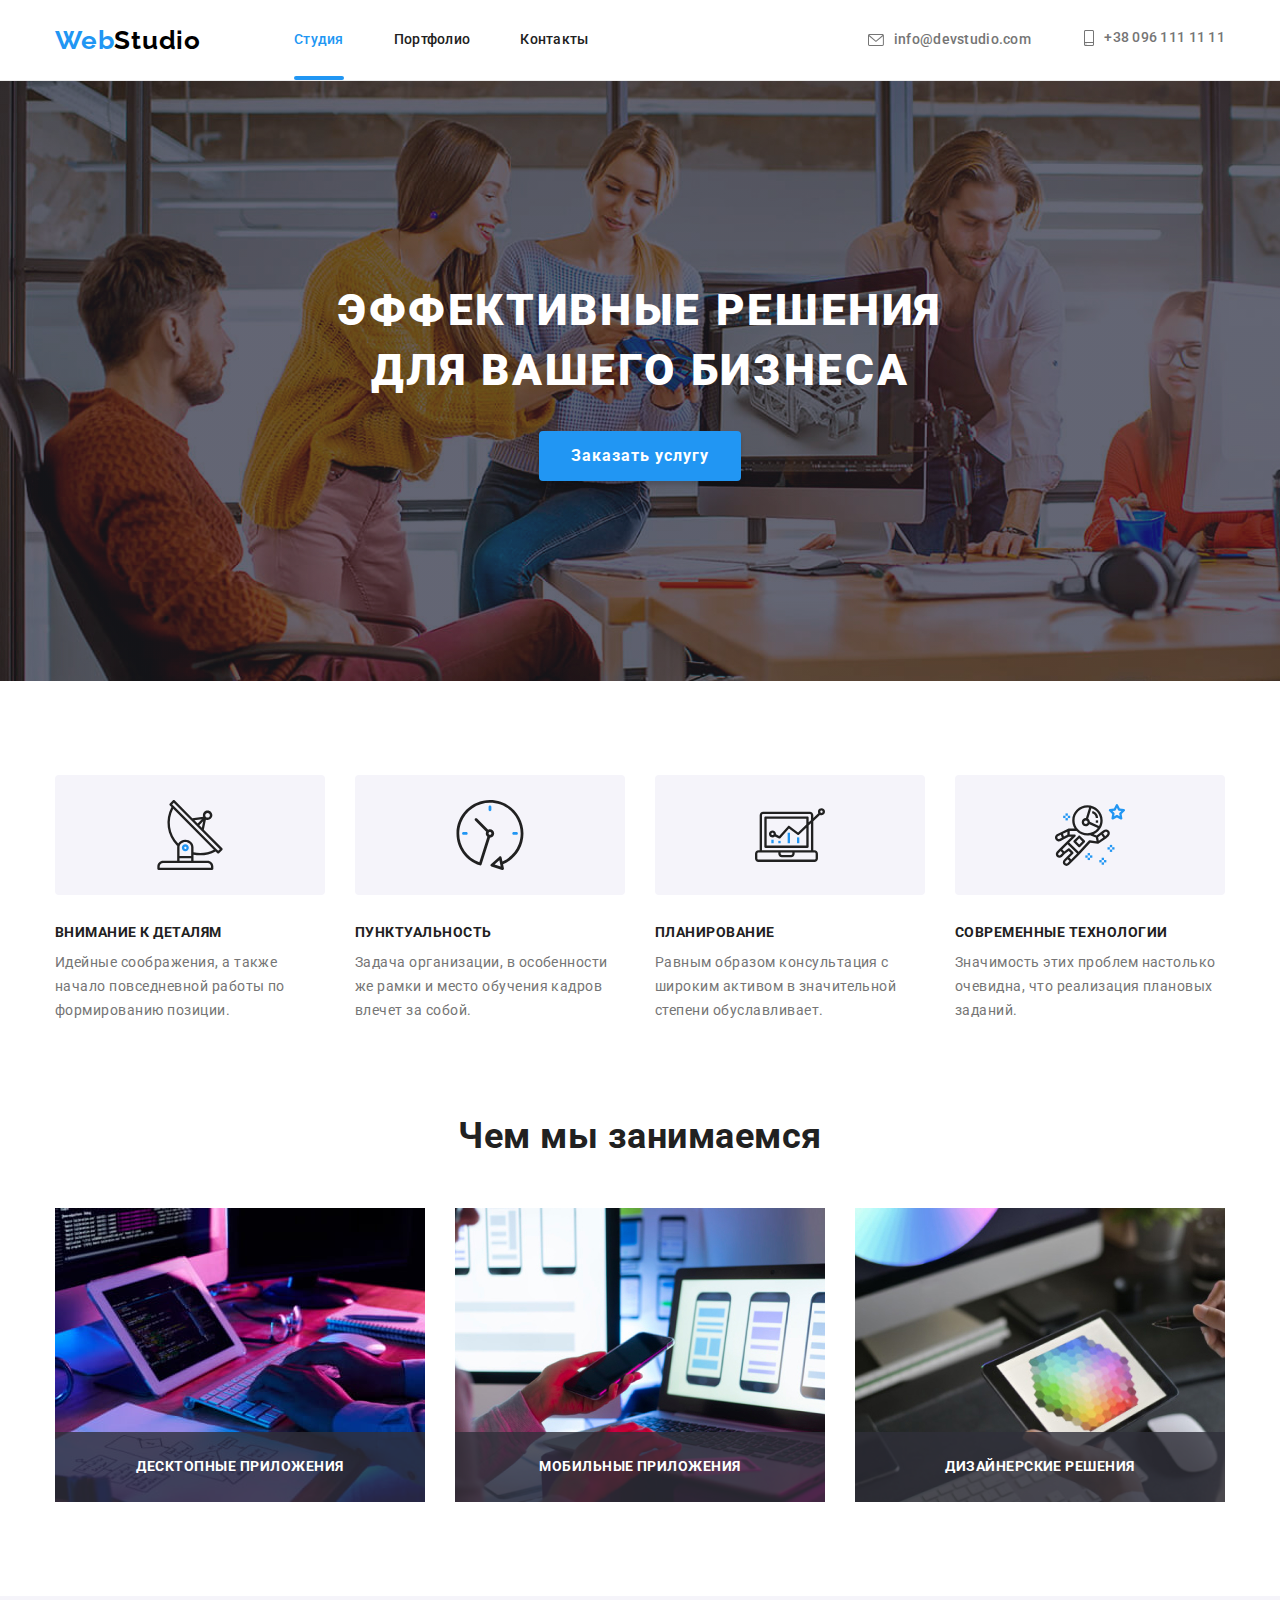
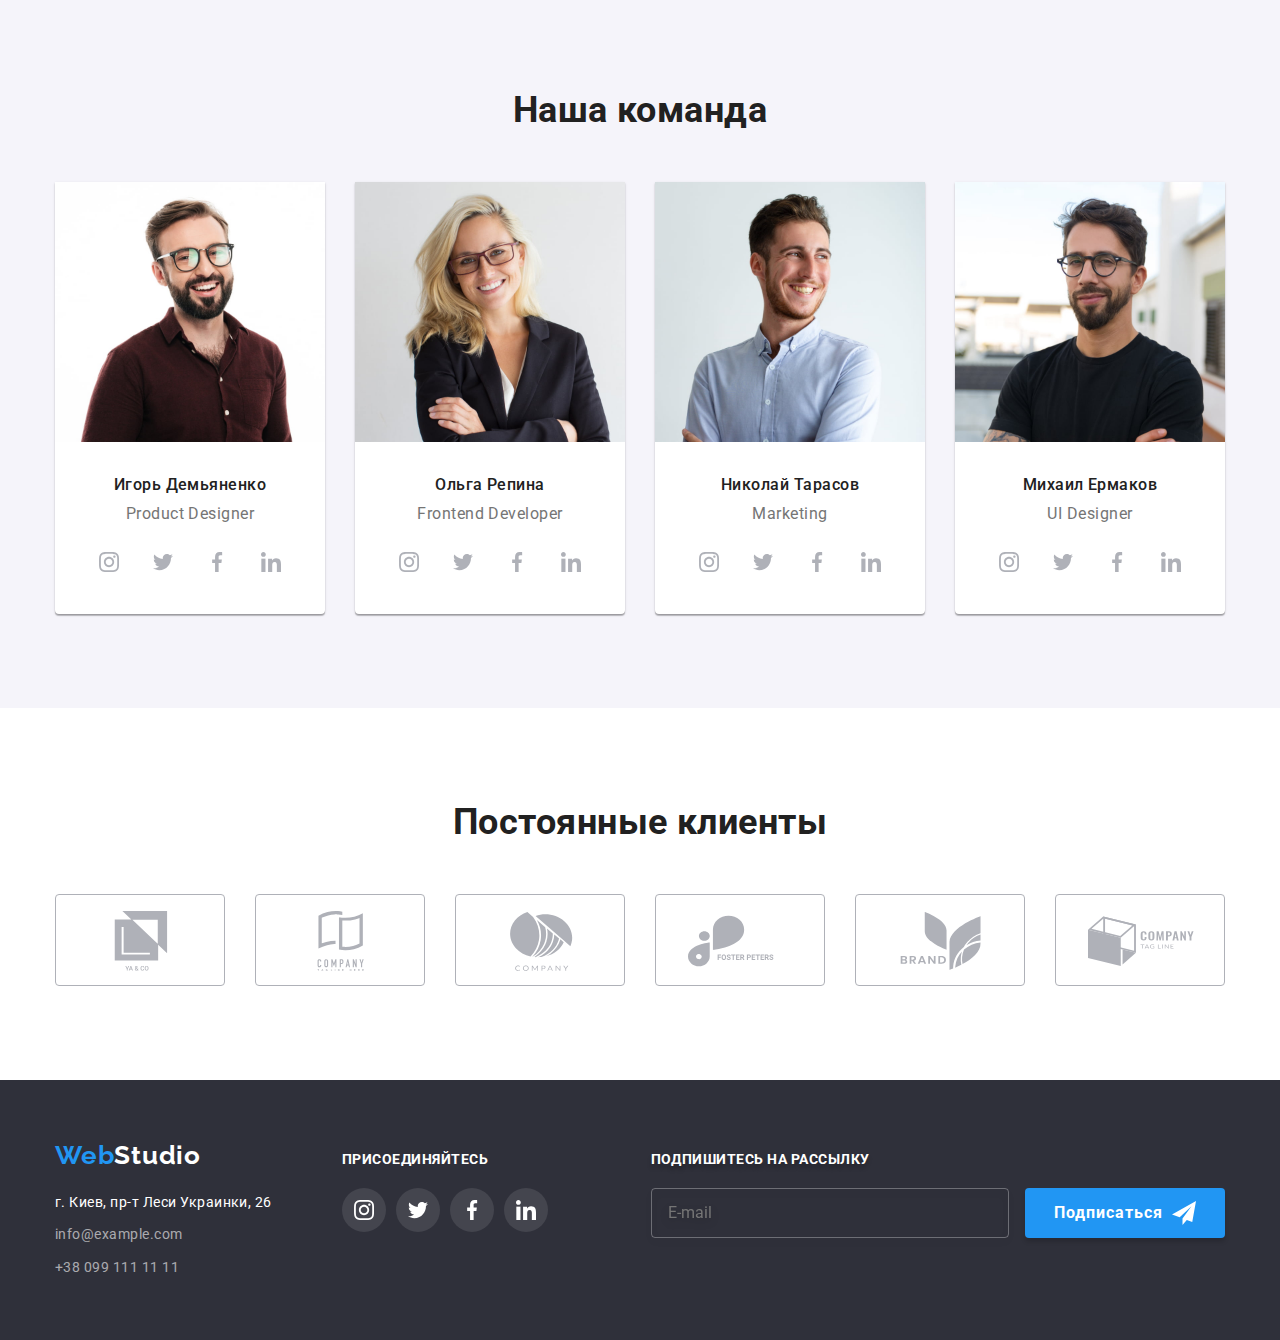
<file: index.html>
<!DOCTYPE html>
<html lang="ru">
<head>
    <meta charset="UTF-8">
    <meta http-equiv="X-UA-Compatible" content="IE=edge">
    <meta name="viewport" content="width=device-width, initial-scale=1.0">
    <title>WebStudio</title>
    <link 
    href="https://fonts.googleapis.com/css2?family=Raleway:wght@700&family=Roboto:wght@400;500;700;900&display=swap" 
    rel="stylesheet"
    />
    <link rel="stylesheet" href="./css/main.min.css"/>
</head>
<body>

    <!--Шапка-->
    <header class="page-header">
        <div class="container page-header__container">
            <a href="./index.html" class="logo">Web<span>Studio</span></a>
            <nav class="site-nav">
                 <ul class="site-nav__list">
                    <li class="site-nav__item"> <a class="site-nav__link site-nav__link--current" href="">Студия</a></li>
                    <li class="site-nav__item"> <a class="site-nav__link" href="./portfolio.html">Портфолио</a></li>
                    <li class="site-nav__item"> <a class="site-nav__link" href="">Контакты</a></li>
                 </ul>
            </nav>
            <div class="contacts">
                <a class="contacts__link" href="mailto:info@devstudio.com">
                    <svg class="contacts__icon" width="16" height="12">
                        <use href="./images/icon-sprite.svg#envelope"></use>
                    </svg>info@devstudio.com
                </a>
                <a class="contacts__link" href="tel:+380991111111">
                    <svg class="contacts__icon" width="10" height="16">
                        <use href="./images/icon-sprite.svg#smartphone"></use>
                    </svg>+38 096 111 11 11
                </a>
            </div>
        </div>
    </header>
    <main>      

    <!-- Hero -->
    <section class="h1-section">
        <div class="h1-section__overlay">
            <div class="h1-section__container">
                <h1 class="h1-section__title">Эффективные решения для вашего бизнеса</h1>
                <button type="button" class="h1-section__button" data-modal-open>Заказать услугу</button>
            </div>
        </div>
    </section>

    <!-- Наши особенности -->
    <section class="section">
        <div class="container">
            <h2 class="section__title features-title">Наши преимущества</h2>
            <ul class="section__list">
                <li class="section__item">
                    <div class="section__icon">
                        <svg>
                            <use href="./images/icon-sprite.svg#antenna" width="70" height="70"></use>
                        </svg>
                    </div>
                    <h3 class="section__heading">Внимание к деталям</h3><p class="section__text">Идейные соображения, а также начало повседневной работы по формированию позиции.</p></li> 
                <li class="section__item">
                    <div class="section__icon">
                        <svg>
                            <use href="./images/icon-sprite.svg#clock" width="70" height="70"></use>
                        </svg>
                    </div>
                    <h3 class="section__heading">Пунктуальность</h3><p class="section__text">Задача организации, в особенности же рамки и место обучения кадров влечет за собой.</p></li>
                <li class="section__item">
                    <div class="section__icon">
                        <svg>
                            <use href="./images/icon-sprite.svg#diagram" width="70" height="70"></use>
                        </svg>
                    </div>
                    <h3 class="section__heading">Планирование</h3><p class="section__text">Равным образом консультация с широким активом в значительной степени обуславливает.</p></li>
                <li class="section__item">
                    <div class="section__icon">
                        <svg>
                            <use href="./images/icon-sprite.svg#astronaut" width="70" height="70"></use>
                        </svg>
                    </div>
                    <h3 class="section__heading">Современные технологии</h3><p class="section__text">Значимость этих проблем настолько очевидна, что реализация плановых заданий.</p></li>
            </ul>
        </div>
    </section> 
    
    <!-- Чем мы занимаемся-->
    <section class="section section--no-padding">
        <div class="container">
            <h2 class="section__title">Чем мы занимаемся</h2>
            <ul class="section__list service-area">
                <li class="service-area__item"><img class="service-area__image" src="images/working-process1.jpg" width="370" alt="Процесс написания кода разработчиком"><div class="service-area__thumb"><h3 class="service-area__title">Десктопные приложения</h3></div></li>
                <li class="service-area__item"><img class="service-area__image" src="images/working-process2.jpg" width="370" alt="Процесс разработки дизайна мобильного приложения"><div class="service-area__thumb"><h3 class="service-area__title">Мобильные приложения</h3></div></li>
                <li class="service-area__item"><img class="service-area__image" src="images/working-process3.jpg" width="370" alt="Палитра цветов на планшете"><div class="service-area__thumb"><h3 class="service-area__title">Дизайнерские решения</h3></div></li>
            </ul>
        </div>
    </section>

    <!-- Наша команда -->
    <section class="section">
        <div class="container">
            <h2 class="section__title">Наша команда</h2>
            <ul class="section__list card-set">
                <li class="card-set__item"><img class="image" src="images/team-member4.jpg" width="270" alt="Фото Игоря Демьяненко"><h3 class="card-set__heading">Игорь Демьяненко</h3><p class="card-set__text">Product Designer</p>
                    <ul class="networks">
                        <li class="networks__item">
                            <a href="" class="networks__link">
                                <svg width="20px" height="20px">
                                    <use href="./images/icon-sprite.svg#instagram"></use>
                                </svg>
                            </a>
                        </li>
                        <li class="networks__item">
                            <a href="" class="networks__link">
                                <svg width="20px" height="20px">
                                    <use href="./images/icon-sprite.svg#twitter"></use>
                                </svg>
                            </a>
                        </li>
                        <li class="networks__item">
                            <a href="" class="networks__link">
                                <svg width="20px" height="20px">
                                    <use href="./images/icon-sprite.svg#facebook"></use>
                                </svg>
                            </a>
                        </li>
                        <li class="networks__item">
                            <a href="" class="networks__link">
                                <svg width="20px" height="20px">
                                    <use href="./images/icon-sprite.svg#linkedin"></use>
                                </svg>
                            </a>
                        </li>
                    </ul>
                </li>
                <li class="card-set__item"><img class="image" src="images/team-member1.jpg" width="270" alt="Фото Ольги Репиной"><h3 class="card-set__heading">Ольга Репина</h3><p class="card-set__text">Frontend Developer</p>
                    <ul class="networks">
                        <li class="networks__item">
                            <a href="" class="networks__link">
                                <svg width="20px" height="20px">
                                    <use href="./images/icon-sprite.svg#instagram"></use>
                                </svg>
                            </a>
                        </li>
                        <li class="networks__item">
                            <a href="" class="networks__link">
                                <svg width="20px" height="20px">
                                    <use href="./images/icon-sprite.svg#twitter"></use>
                                </svg>
                            </a>
                        </li>
                        <li class="networks__item">
                            <a href="" class="networks__link">
                                <svg width="20px" height="20px">
                                    <use href="./images/icon-sprite.svg#facebook"></use>
                                </svg>
                            </a>
                        </li>
                        <li class="networks__item">
                            <a href="" class="networks__link">
                                <svg width="20px" height="20px">
                                    <use href="./images/icon-sprite.svg#linkedin"></use>
                                </svg>
                            </a>
                        </li>
                    </ul>
                </li>
                <li class="card-set__item"><img class="image" src="images/team-member2.jpg" width="270" alt="Фото Николая Тарасова"><h3 class="card-set__heading">Николай Тарасов</h3><p class="card-set__text">Marketing</p>
                 <ul class="networks">
                        <li class="networks__item">
                            <a href="" class="networks__link">
                                <svg width="20px" height="20px">
                                    <use href="./images/icon-sprite.svg#instagram"></use>
                                </svg>
                            </a>
                        </li>
                        <li class="networks__item">
                            <a href="" class="networks__link">
                                <svg width="20px" height="20px">
                                    <use href="./images/icon-sprite.svg#twitter"></use>
                                </svg>
                            </a>
                        </li>
                        <li class="networks__item">
                            <a href="" class="networks__link">
                                <svg width="20px" height="20px">
                                    <use href="./images/icon-sprite.svg#facebook"></use>
                                </svg>
                            </a>
                        </li>
                        <li class="networks__item">
                            <a href="" class="networks__link">
                                <svg width="20px" height="20px">
                                    <use href="./images/icon-sprite.svg#linkedin"></use>
                                </svg>
                            </a>
                        </li>
                    </ul>
                </li>
                <li class="card-set__item"><img class="image" src="images/team-member3.jpg" width="270" alt="Фото Михаила Ермакова"><h3 class="card-set__heading">Михаил Ермаков</h3><p class="card-set__text">UI Designer</p>
                 <ul class="networks">
                        <li class="networks__item">
                            <a href="" class="networks__link">
                                <svg width="20px" height="20px">
                                    <use href="./images/icon-sprite.svg#instagram"></use>
                                </svg>
                            </a>
                        </li>
                        <li class="networks__item">
                            <a href="" class="networks__link">
                                <svg width="20px" height="20px">
                                    <use href="./images/icon-sprite.svg#twitter"></use>
                                </svg>
                            </a>
                        </li>
                        <li class="networks__item">
                            <a href="" class="networks__link">
                                <svg width="20px" height="20px">
                                    <use href="./images/icon-sprite.svg#facebook"></use>
                                </svg>
                            </a>
                        </li>
                        <li class="networks__item">
                            <a href="" class="networks__link">
                                <svg width="20px" height="20px">
                                    <use href="./images/icon-sprite.svg#linkedin"></use>
                                </svg>
                            </a>
                        </li>
                    </ul>
                </li>
            </ul>
        </div>
    </section>
    <section class="section">
       <div class="container">
            <h2 class="section__title">Постоянные клиенты</h2>
            <ul class="section__list clients">
                <li class="client__item">
                     <svg width="106px" height="60px">
                         <use href="./images/icon-sprite.svg#client1"></use>
                     </svg>
                </li>
                <li class="client__item">
                    <svg width="106px" height="60px">
                        <use href="./images/icon-sprite.svg#client2"></use>
                    </svg>
               </li>
               <li class="client__item">
                    <svg width="106px" height="60px">
                        <use href="./images/icon-sprite.svg#client3"></use>
                    </svg>
                </li>
                <li class="client__item">
                    <svg width="106px" height="60px">
                        <use href="./images/icon-sprite.svg#client4"></use>
                    </svg>
                </li>
                <li class="client__item">
                     <svg width="106px" height="60px">
                         <use href="./images/icon-sprite.svg#client5"></use>
                     </svg>
                </li>
                <li class="client__item">
                    <svg width="106px" height="60px">
                        <use href="./images/icon-sprite.svg#client6"></use>
                    </svg>
                </li>
            </ul>
       </div>
    </section>
    </main>

    <!-- Подвал -->
    <footer class="page-footer">
        <div class="container container--footer">
            <div>
                <a href="./index.html" class="logo logo--footer">Web<span>Studio</span></a>
                <address class="address">
                 г. Киев, пр-т Леси Украинки, 26
                <a class="address__contacts" href="mailto:info@example.com">info@example.com</a> 
                <a class="address__contacts" href="tel:+380991111111">+38 099 111 11 11</a>
                </address>
            </div>
            <div class="join-us">
                <h3 class="join-us__heading">Присоединяйтесь</h3>
                <ul class="join-us__list">
                    <li class="join-us__item">
                        <a href="" class="join-us__link">
                            <svg width="20px" height="20px">
                                <use href="./images/icon-sprite.svg#instagram"></use>
                            </svg>
                        </a>
                    </li>
                    <li class="join-us__item">
                        <a href="" class="join-us__link">
                            <svg width="20px" height="20px">
                                <use href="./images/icon-sprite.svg#twitter"></use>
                            </svg>
                        </a>
                    </li>
                    <li class="join-us__item">
                        <a href="" class="join-us__link">
                            <svg width="20px" height="20px">
                                <use href="./images/icon-sprite.svg#facebook"></use>
                            </svg>
                        </a>
                    </li>
                    <li class="join-us__item">
                        <a href="" class="join-us__link">
                            <svg width="20px" height="20px">
                                <use href="./images/icon-sprite.svg#linkedin"></use>
                            </svg>
                        </a>
                    </li>
                </ul>
            </div>
            <form class="subscription-form" name="subscription-form" autocomplete="on">
                <label for="email-subscription" class="subscription-form__title">Подпишитесь на рассылку</label>
                <div class="email-form">
                    <input type="email" name="email" id="email-subscription" placeholder="E-mail" class="email-form__input">
                    <button type="submit" class="email-form__button">Подписаться
                        <span class="email-form__icon"></span>
                    </button>
                </div>
            </form>
        </div>
        <div class="backdrop is-hidden" data-modal>
            <div class="modal">
                <button type="button" class="button-close" data-modal-close>
                    <svg width="18px" height="18px">
                        <use href="./images/icon-sprite.svg#close-icon"></use>
                    </svg>
                </button>
                <h3 class="modal__title">Оставьте свои данные, мы вам перезвоним</h3>
                <form name="form-contacts" class="form">
                    <div class="form__field">
                        <label for="name" class="form__label">Имя</label>
                        <input type="text" name="name" id="name" class="form__input">
                        <svg class="form__icon" width="18" height="18" xmlns="http://www.w3.org/2000/svg"><path d="M9 9a3 3 0 1 0 0-6 3 3 0 1 0 0 6Zm0 1.5c-2.003 0-6 1.005-6 3v.75c0 .412.337.75.75.75h10.5c.412 0 .75-.338.75-.75v-.75c0-1.995-3.998-3-6-3Z"/></svg>
                    </div>
                    <div class="form__field">
                        <label for="tel" class="form__label">Телефон</label>
                        <input type="tel" name="tel" id="tel" class="form__input">
                        <svg class="form__icon" width="18" height="18" xmlns="http://www.w3.org/2000/svg"><path d="m13.996 11.123-1.838-.21a1.44 1.44 0 0 0-1.187.412l-1.332 1.332a10.888 10.888 0 0 1-4.769-4.77L6.21 6.55a1.44 1.44 0 0 0 .412-1.187l-.21-1.824a1.448 1.448 0 0 0-1.44-1.28H3.72c-.818 0-1.498.68-1.448 1.497.384 6.18 5.327 11.116 11.5 11.5.817.05 1.498-.63 1.498-1.448v-1.252a1.434 1.434 0 0 0-1.274-1.432Z"/></svg>
                    </div>
                    <div class="form__field">
                        <label for="email" class="form__label">Почта</label>
                        <input type="email" name="email" id="email" class="form__input">
                        <svg class="form__icon" width="18" height="18" xmlns="http://www.w3.org/2000/svg"><path d="M15 3H3c-.825 0-1.492.675-1.492 1.5l-.008 9c0 .825.675 1.5 1.5 1.5h12c.825 0 1.5-.675 1.5-1.5v-9c0-.825-.675-1.5-1.5-1.5Zm-.3 3.188L9.398 9.502a.759.759 0 0 1-.796 0L3.3 6.188a.637.637 0 1 1 .675-1.08L9 8.25l5.025-3.143a.637.637 0 1 1 .675 1.08Z"/></svg>
                    </div>
                    <div class="form__field">
                        <label for="comment" class="form__label">Комментарий</label>
                        <textarea name="comment" id="comment" class="form__input form__input--comment" rows="4" placeholder="Введите текст"></textarea>
                    </div>
                    <div class="center">
                        <label class="policy">
                            <input type="checkbox" name="input-checkbox" class="policy__checkbox">
                            <span class="policy__icon"></span>
                            <p class="policy__text">Соглашаюсь с рассылкой и принимаю</p>
                            <a href="" class="policy__link">Условия договора</a>
                        </label>
                        <button type="submit" class="form__button">Отправить</button>
                    </div>
                </form>
            </div>
        </div>
    </footer>
    <script src="./js/modal.js"></script>
</body>
</html>
</file>
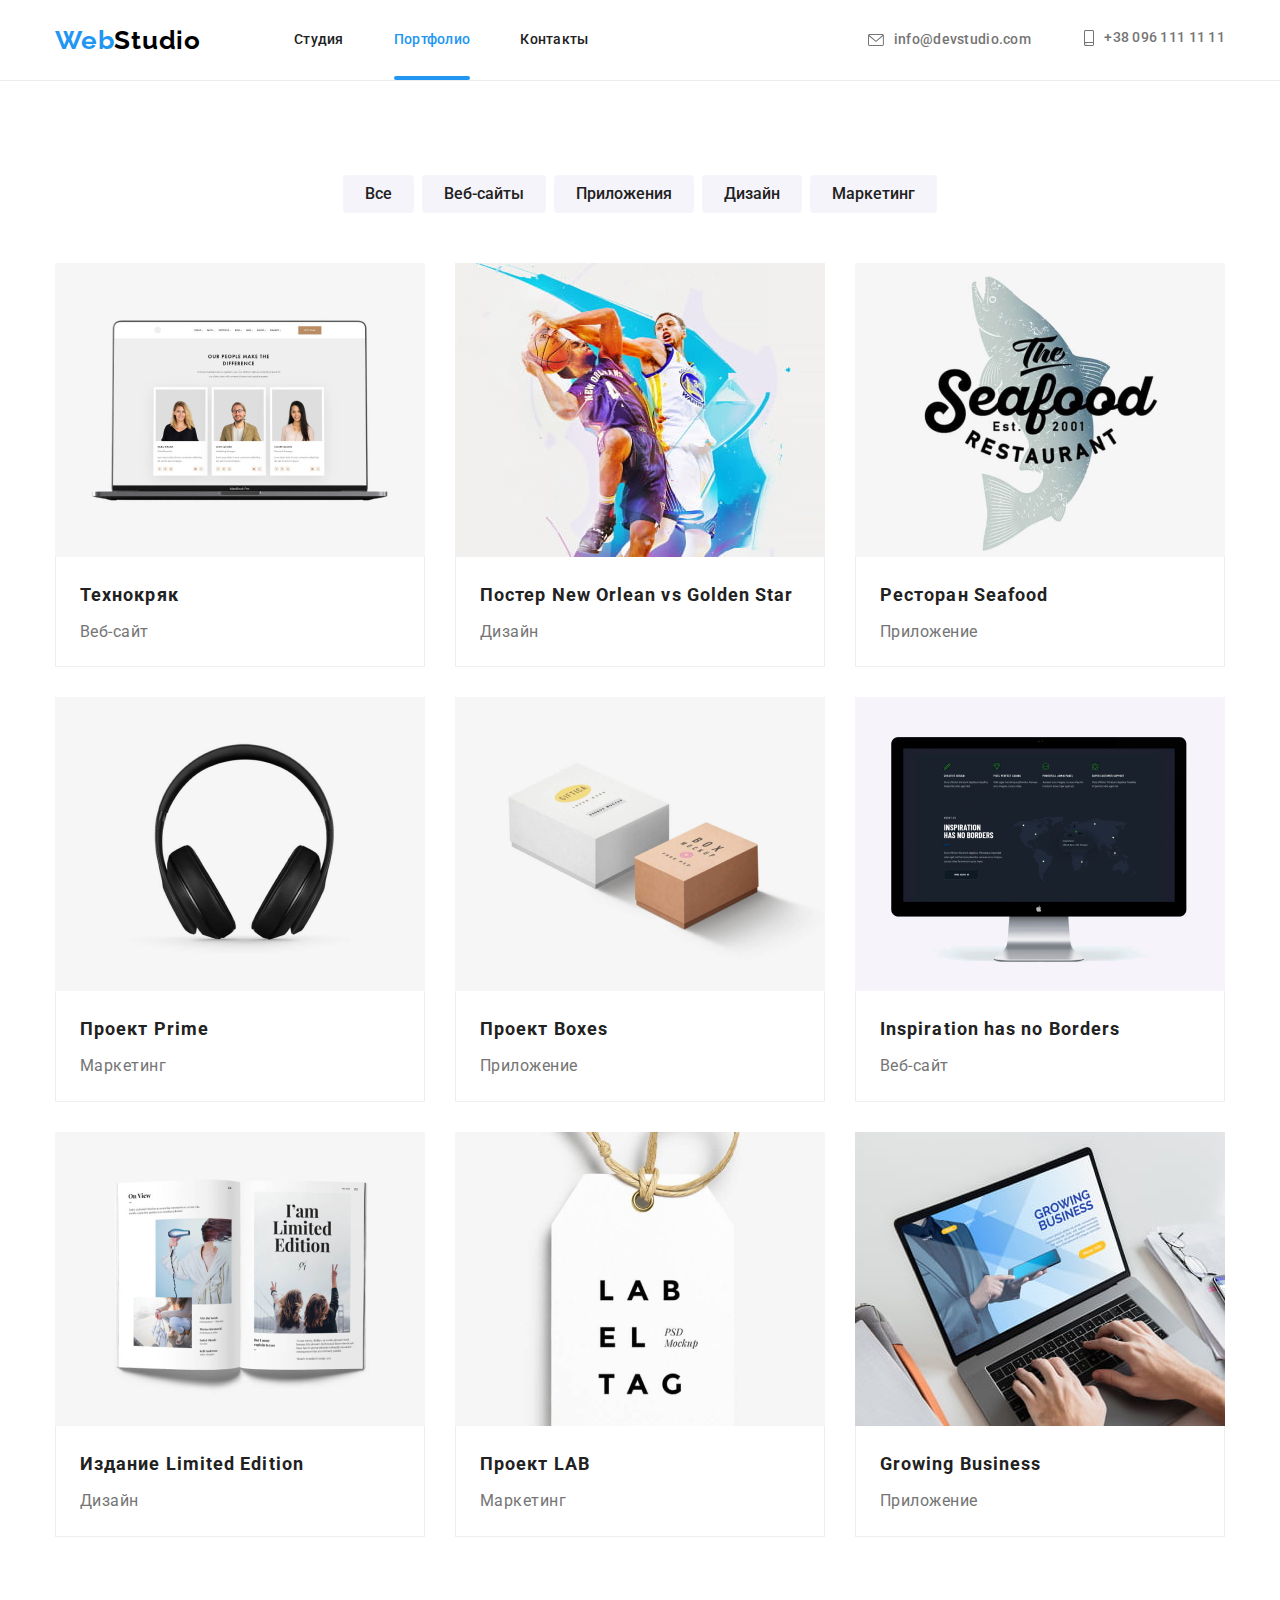
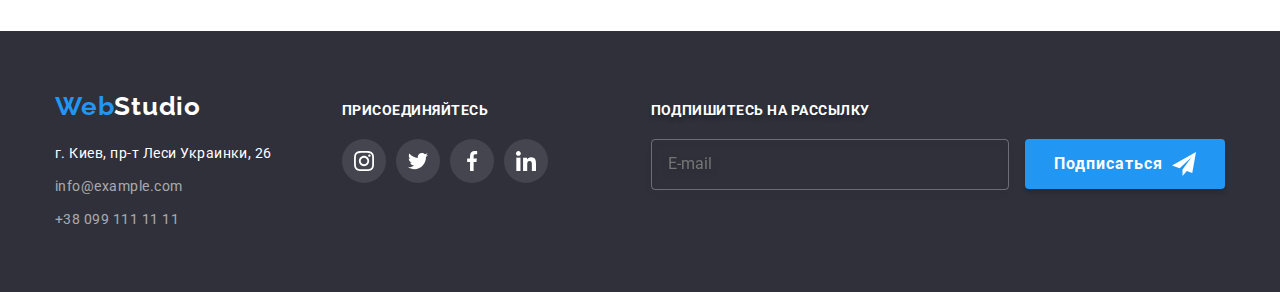
<file: portfolio.html>
<!DOCTYPE html>
<html lang="ru">
<head>
    <meta charset="UTF-8">
    <meta http-equiv="X-UA-Compatible" content="IE=edge">
    <meta name="viewport" content="width=device-width, initial-scale=1.0">
    <title>WebStudio</title>
    <link 
    href="https://fonts.googleapis.com/css2?family=Raleway:wght@700&family=Roboto:wght@400;500;700;900&display=swap" 
    rel="stylesheet"
    />
    <link rel="stylesheet" href="./css/portfolio.min.css">
</head>
<body>
     <!--Шапка-->
     <header class="page-header">
        <div class="container page-header__container">
            <a href="./index.html" class="logo">Web<span>Studio</span></a>
            <nav class="site-nav">
                 <ul class="site-nav__list">
                    <li class="site-nav__item"> <a class="site-nav__link" href="./index.html">Студия</a></li>
                    <li class="site-nav__item"> <a class="site-nav__link site-nav__link--current">Портфолио</a></li>
                    <li class="site-nav__item"> <a class="site-nav__link" href="">Контакты</a></li>
                 </ul>
            </nav>
            <div class="contacts">
                <a class="contacts__link" href="mailto:info@devstudio.com">
                    <svg class="contacts__icon" width="16" height="12">
                        <use href="./images/icon-sprite.svg#envelope"></use>
                    </svg>info@devstudio.com
                </a>
                <a class="contacts__link" href="tel:+380991111111">
                    <svg class="contacts__icon" width="10" height="16">
                        <use href="./images/icon-sprite.svg#smartphone"></use>
                    </svg>+38 096 111 11 11
                </a>
            </div>
        </div>
    </header>

    <main>
        <section class="container section">
            <h1 class="section__title portfolio-heading">Портфолио</h1>
            <ul class="filter">
                <li class="filter__item"><button type="button" class="filter__button">Все</button></li>
                <li class="filter__item"><button type="button" class="filter__button">Веб-сайты</button></li>
                <li class="filter__item"><button type="button" class="filter__button">Приложения</button></li>
                <li class="filter__item"><button type="button" class="filter__button">Дизайн</button></li>
                <li class="filter__item"><button type="button" class="filter__button">Маркетинг</button></li>
            </ul>
            <ul class="project">
                <li class="project__card">
                    <a class="project__link" href="#">
                        <div class="overlay">
                            <img class="project__image" src="./images/project-tehnokryak.jpg" width="370" alt="Разработанный веб-сайт">
                            <div class="project__thumb">
                                <p class="project__text">Технокряк это современная площадка распространения коронавируса. Компании используют эту платформу для цифрового шпионажа и атак на защищённые сервера конкурентов.</p>
                            </div>
                        </div>
                        <div class="project__content">
                            <h2 class="project__name">Технокряк</h2>
                            <p class="project__type">Веб-сайт</p>
                        </div>
                    </a>
                </li>
                <li class="project__card">
                    <a class="project__link" href="#">
                        <div class="overlay">
                            <img class="project__image" src="./images/project-poster.jpg" width="370" alt="Разработанный дизайн постера">
                            <div class="project__thumb">
                                <p class="project__text">Технокряк это современная площадка распространения коронавируса. Компании используют эту платформу для цифрового шпионажа и атак на защищённые сервера конкурентов.</p>
                            </div>
                        </div>
                        <div class="project__content">
                            <h2 class="project__name">Постер New Orlean vs Golden Star</h2>
                            <p class="project__type">Дизайн</p>
                        </div>
                    </a>
                </li>
                <li class="project__card">
                    <a class="project__link" href="#">
                        <div class="overlay">
                            <img class="project__image" src="./images/app-seafood.jpg" width="370" alt="Разработанное приложение для ресторана">
                            <div class="project__thumb">
                                <p class="project__text">Технокряк это современная площадка распространения коронавируса. Компании используют эту платформу для цифрового шпионажа и атак на защищённые сервера конкурентов.</p>
                            </div>
                        </div>
                        <div class="project__content">
                            <h2 class="project__name">Ресторан Seafood</h2>
                            <p class="project__type">Приложение</p>
                        </div>
                    </a>
                </li>
                <li class="project__card">
                    <a class="project__link" href="#">
                        <div class="overlay">
                            <img class="project__image" src="./images/project-prime.jpg" width="370" alt="Проект Прайм">
                            <div class="project__thumb">
                                <p class="project__text">Технокряк это современная площадка распространения коронавируса. Компании используют эту платформу для цифрового шпионажа и атак на защищённые сервера конкурентов.</p>
                            </div>
                        </div>
                        <div class="project__content">
                            <h2 class="project__name">Проект Prime</h2>
                            <p class="project__type">Маркетинг</p>
                        </div>
                    </a>
                </li>
                <li class="project__card">
                    <a class="project__link" href="#">
                        <div class="overlay">
                            <img class="project__image" src="./images/project-boxes.jpg" width="370" alt="Разработанное приложение для проекта">
                            <div class="project__thumb">
                                <p class="project__text">Технокряк это современная площадка распространения коронавируса. Компании используют эту платформу для цифрового шпионажа и атак на защищённые сервера конкурентов.</p>
                            </div>
                        </div>
                        <div class="project__content">
                            <h2 class="project__name">Проект Boxes</h2>
                            <p class="project__type">Приложение</p>
                        </div>
                    </a>
                </li>
                <li class="project__card">
                    <a class="project__link" href="#">
                        <div class="overlay">
                            <img class="project__image" src="./images/developed-web-site.jpg" width="370" alt="Разработанный веб-сайт">
                            <div class="project__thumb">
                                <p class="project__text">Технокряк это современная площадка распространения коронавируса. Компании используют эту платформу для цифрового шпионажа и атак на защищённые сервера конкурентов.</p>
                            </div>
                        </div>
                        <div class="project__content">
                            <h2 class="project__name">Inspiration has no Borders</h2>
                            <p class="project__type">Веб-сайт</p>
                        </div>
                    </a>
                </li>
                <li class="project__card">
                    <a class="project__link" href="#">
                        <div class="overlay">
                            <img class="project__image" src="./images/project-limited-edition.jpg" width="370" alt="Разработанный дизайн издания">
                            <div class="project__thumb">
                                <p class="project__text">Технокряк это современная площадка распространения коронавируса. Компании используют эту платформу для цифрового шпионажа и атак на защищённые сервера конкурентов.</p>
                            </div>
                        </div>
                        <div class="project__content">
                            <h2 class="project__name">Издание Limited Edition</h2>
                            <p class="project__type">Дизайн</p>
                        </div>
                    </a>
                </li>
                <li class="project__card">
                    <a class="project__link" href="#">
                        <div class="overlay">
                            <img class="project__image" src="./images/project-lab.jpg" width="370" alt="Проект ЛАБ">
                            <div class="project__thumb">
                                <p class="project__text">Технокряк это современная площадка распространения коронавируса. Компании используют эту платформу для цифрового шпионажа и атак на защищённые сервера конкурентов.</p>
                            </div>
                        </div>
                        <div class="project__content">
                            <h2 class="project__name">Проект LAB</h2>
                            <p class="project__type">Маркетинг</p>
                        </div>
                    </a>
                </li>
                <li class="project__card">
                    <a class="project__link" href="#">
                        <div class="overlay">
                            <img class="project__image" src="./images/project-growing-business.jpg" width="370" alt="Разработанное приложение">
                            <div class="project__thumb">
                                <p class="project__text">Технокряк это современная площадка распространения коронавируса. Компании используют эту платформу для цифрового шпионажа и атак на защищённые сервера конкурентов.</p>
                            </div>
                        </div>
                        <div class="project__content">
                            <h2 class="project__name">Growing Business</h2>
                            <p class="project__type">Приложение</p>
                        </div>
                    </a>
                </li>
            </ul>
        </section>  
    </main>

   <!--Подвал-->
   <footer class="page-footer">
    <div class="container container--footer">
        <div>
            <a href="./index.html" class="logo logo--footer">Web<span>Studio</span></a>
            <address class="address">
             г. Киев, пр-т Леси Украинки, 26
            <a class="address__contacts" href="mailto:info@example.com">info@example.com</a> 
            <a class="address__contacts" href="tel:+380991111111">+38 099 111 11 11</a>
            </address>
        </div>
        <div class="join-us">
            <h3 class="join-us__heading">Присоединяйтесь</h3>
            <ul class="join-us__list">
                <li class="join-us__item">
                    <a href="" class="join-us__link">
                        <svg width="20px" height="20px">
                            <use href="./images/icon-sprite.svg#instagram"></use>
                        </svg>
                    </a>
                </li>
                <li class="join-us__item">
                    <a href="" class="join-us__link">
                        <svg width="20px" height="20px">
                            <use href="./images/icon-sprite.svg#twitter"></use>
                        </svg>
                    </a>
                </li>
                <li class="join-us__item">
                    <a href="" class="join-us__link">
                        <svg width="20px" height="20px">
                            <use href="./images/icon-sprite.svg#facebook"></use>
                        </svg>
                    </a>
                </li>
                <li class="join-us__item">
                    <a href="" class="join-us__link">
                        <svg width="20px" height="20px">
                            <use href="./images/icon-sprite.svg#linkedin"></use>
                        </svg>
                    </a>
                </li>
            </ul>
        </div>
        <form class="subscription-form" name="subscription-form" autocomplete="on">
            <label for="email-subscription" class="subscription-form__title">Подпишитесь на рассылку</label>
            <div class="email-form">
                <input type="email" name="email" id="email-subscription" placeholder="E-mail" class="email-form__input">
                <button type="submit" class="email-form__button">Подписаться
                    <span class="email-form__icon"></span>
                </button>
            </div>
        </form>
    </div>
</footer>
</body>
</html>
</file>
<file: css/main.min.css>
/*! modern-normalize v1.1.0 | MIT License | https://github.com/sindresorhus/modern-normalize */*,::before,::after{-webkit-box-sizing:border-box;box-sizing:border-box}html{line-height:1.15;-webkit-text-size-adjust:100%;-moz-tab-size:4;-o-tab-size:4;tab-size:4}body{margin:0;font-family:system-ui,-apple-system,"Segoe UI",Roboto,Helvetica,Arial,sans-serif,"Apple Color Emoji","Segoe UI Emoji"}hr{height:0;color:inherit}abbr[title]{-webkit-text-decoration:underline dotted;text-decoration:underline dotted}b,strong{font-weight:bolder}code,kbd,samp,pre{font-family:ui-monospace, SFMono-Regular, Consolas, 'Liberation Mono', Menlo, monospace;font-size:1em}small{font-size:80%}sub,sup{font-size:75%;line-height:0;position:relative;vertical-align:baseline}sub{bottom:-0.25em}sup{top:-0.5em}table{text-indent:0;border-color:inherit}button,input,optgroup,select,textarea{font-family:inherit;font-size:100%;line-height:1.15;margin:0}button,select{text-transform:none}button,[type='button'],[type='reset'],[type='submit']{-webkit-appearance:button}::-moz-focus-inner{border-style:none;padding:0}:-moz-focusring{outline:1px dotted ButtonText}:-moz-ui-invalid{box-shadow:none}legend{padding:0}progress{vertical-align:baseline}::-webkit-inner-spin-button,::-webkit-outer-spin-button{height:auto}[type='search']{-webkit-appearance:textfield;outline-offset:-2px}::-webkit-search-decoration{-webkit-appearance:none}::-webkit-file-upload-button{-webkit-appearance:button;font:inherit}summary{display:list-item}.site-nav__list,.section__list,.networks,.join-us__list{list-style:none;padding:0;margin:0}.service-area__image{display:block}.h1-section__button,.email-form__button,.form__button{border:0;border-radius:4px;background-color:#2196F3;-webkit-box-shadow:0px 4px 4px rgba(0,0,0,0.15);box-shadow:0px 4px 4px rgba(0,0,0,0.15);color:#fff;font-family:Roboto,sans-serif;font-weight:700;font-size:16px;line-height:1.87;text-align:center;letter-spacing:0.06em;cursor:pointer}.features-title{position:absolute;width:1px;height:1px;margin:-1px;border:0;padding:0;clip:rect(0 0 0 0);overflow:hidden}body{color:#212121;font-family:Roboto,sans-serif;font-weight:400;letter-spacing:0.03em}.container{width:1200px;margin:0 auto;padding-right:15px;padding-left:15px}.container--footer{padding-top:60px;padding-bottom:60px;display:-webkit-box;display:-ms-flexbox;display:flex}.section{padding-bottom:94px;padding-top:94px}.section--no-padding{padding-top:0}.section:nth-child(4){background-color:#F5F4FA}.section__title{margin-top:0;margin-bottom:50px;font-style:normal;font-size:36px;text-align:center;line-height:1.16}.page-header{border-bottom:1px solid #ECECEC;font-weight:500;font-size:14px;line-height:1.14;letter-spacing:0.02em}.page-header__container{display:-webkit-box;display:-ms-flexbox;display:flex;-webkit-box-align:center;-ms-flex-align:center;align-items:center}.site-nav{margin-left:93px}.site-nav__list{display:-webkit-box;display:-ms-flexbox;display:flex;margin-left:0}.site-nav__item:not(:last-child){margin-right:50px}.site-nav__link{position:relative;display:block;padding-top:32px;padding-bottom:32px;color:#212121;text-decoration:none;-webkit-transition:color 250ms cubic-bezier(0.4, 0, 0.2, 1);transition:color 250ms cubic-bezier(0.4, 0, 0.2, 1)}.site-nav__link:hover,.site-nav__link:focus{color:#2196F3}.site-nav__link--current{color:#2196F3}.site-nav__link::after{content:' ';display:inline-block;position:absolute;left:0;bottom:0;width:100%;height:4px;border-radius:2px;background-color:#2196F3;-webkit-transform:scale(0);transform:scale(0);-webkit-transition:-webkit-transform 250ms cubic-bezier(0.4, 0, 0.2, 1);transition:-webkit-transform 250ms cubic-bezier(0.4, 0, 0.2, 1);transition:transform 250ms cubic-bezier(0.4, 0, 0.2, 1);transition:transform 250ms cubic-bezier(0.4, 0, 0.2, 1), -webkit-transform 250ms cubic-bezier(0.4, 0, 0.2, 1)}.site-nav__link--current::after{-webkit-transform:scale(1);transform:scale(1)}.site-nav__link:hover::after,.site-nav__link:focus::after{-webkit-transform:scale(1);transform:scale(1)}.contacts{margin-left:auto}.contacts__link{color:#757575;fill:#757575;text-decoration:none;display:-webkit-inline-box;display:-ms-inline-flexbox;display:inline-flex;-webkit-box-align:center;-ms-flex-align:center;align-items:center;-webkit-transition:color 250ms cubic-bezier(0.4, 0, 0.2, 1),fill 250ms cubic-bezier(0.4, 0, 0.2, 1);transition:color 250ms cubic-bezier(0.4, 0, 0.2, 1),fill 250ms cubic-bezier(0.4, 0, 0.2, 1)}.contacts__link:not(:last-child){margin-right:50px}.contacts__link:hover,.contacts__link:focus{color:#2196F3;fill:#2196F3}.contacts__icon{margin-right:10px}.h1-section{background-color:#C4C4C4;text-align:center}.h1-section__container{width:696px;margin:auto}.h1-section__overlay{height:600px;max-width:1600px;margin-left:auto;margin-right:auto;padding-top:200px;padding-bottom:200px;background-image:-webkit-gradient(linear, left top, right top, from(rgba(47,48,58,0.4)), to(rgba(47,48,58,0.4))),url(../images/hero-image.jpg);background-image:linear-gradient(to right, rgba(47,48,58,0.4), rgba(47,48,58,0.4)),url(../images/hero-image.jpg)}.h1-section__title{margin-bottom:30px;margin-top:0;color:#fff;font-weight:900;font-size:44px;line-height:1.36;letter-spacing:0.06em;text-transform:uppercase}.h1-section__button{padding:10px 32px;-webkit-box-align:center;-ms-flex-align:center;align-items:center}.logo{color:#2196F3;font-family:Raleway,sans-serif;font-size:26px;font-weight:700;line-height:1.19;letter-spacing:0.03em;text-decoration:none}.logo span{color:#000000}.logo--footer span{color:#FFFFFF}.section__heading{margin-top:0;margin-bottom:10px;font-size:14px;line-height:1.14;text-transform:uppercase}.section__icon{display:-webkit-box;display:-ms-flexbox;display:flex;-webkit-box-pack:center;-ms-flex-pack:center;justify-content:center;width:270px;height:120px;background-color:#F5F4FA;border-radius:4px;margin-bottom:30px;padding:25px 100px}.section__text{margin:0;color:#757575;font-size:14px;line-height:1.7}.section__list{display:-webkit-box;display:-ms-flexbox;display:flex;-webkit-box-pack:justify;-ms-flex-pack:justify;justify-content:space-between}.section__item{width:270px}.service-area__item{position:relative}.service-area__title{margin:0;font-size:14px;line-height:1.14;text-align:center;text-transform:uppercase;color:#fff}.service-area__thumb{position:absolute;left:0;bottom:0;width:100%;padding-top:27px;padding-bottom:27px;background-color:rgba(47,48,58,0.8)}.card-set__item{background-color:#fff;-webkit-box-shadow:0px 1px 3px rgba(0,0,0,0.12),0px 1px 1px rgba(0,0,0,0.14),0px 2px 1px rgba(0,0,0,0.2);box-shadow:0px 1px 3px rgba(0,0,0,0.12),0px 1px 1px rgba(0,0,0,0.14),0px 2px 1px rgba(0,0,0,0.2);border-radius:0px 0px 4px 4px}.card-set__heading{margin-top:30px;margin-bottom:10px;font-weight:500;font-size:16px;line-height:1.18;text-align:center}.card-set__text{margin-top:0;margin-bottom:16px;color:#757575;font-size:16px;line-height:1.18;text-align:center}.networks{display:-webkit-box;display:-ms-flexbox;display:flex;-webkit-box-align:center;-ms-flex-align:center;align-items:center;margin-bottom:30px;margin-right:32px;margin-left:32px}.networks__link{display:-webkit-box;display:-ms-flexbox;display:flex;-webkit-box-align:center;-ms-flex-align:center;align-items:center;-webkit-box-pack:center;-ms-flex-pack:center;justify-content:center;width:44px;height:44px;border-radius:50%;fill:#AFB1B8;-webkit-transition:background-color 250ms cubic-bezier(0.4, 0, 0.2, 1),fill 250ms cubic-bezier(0.4, 0, 0.2, 1);transition:background-color 250ms cubic-bezier(0.4, 0, 0.2, 1),fill 250ms cubic-bezier(0.4, 0, 0.2, 1)}.networks__link:hover,.networks__link:focus{background-color:#2196F3;fill:#fff}.networks__item:not(:first-child){margin-left:10px}.client__item{width:170px;height:92px;border-radius:4px;border:1px solid #AFB1B8;padding:16px 32px;fill:#afb1b8;-webkit-transition:border-color 250ms cubic-bezier(0.4, 0, 0.2, 1),fill 250ms cubic-bezier(0.4, 0, 0.2, 1);transition:border-color 250ms cubic-bezier(0.4, 0, 0.2, 1),fill 250ms cubic-bezier(0.4, 0, 0.2, 1)}.client__item:hover,.client__item:focus{border-color:#2196F3;fill:#2196F3;cursor:pointer}.page-footer{background-color:#2F303A}.address{display:-webkit-box;display:-ms-flexbox;display:flex;-webkit-box-orient:vertical;-webkit-box-direction:normal;-ms-flex-direction:column;flex-direction:column;margin-top:20px;color:#fff;font-style:normal;font-size:14px;line-height:1.7}.address__contacts{margin-top:9px;color:rgba(255,255,255,0.6);text-decoration:none}.join-us{margin-left:70px;margin-right:auto}.join-us__heading{margin-top:12px;margin-bottom:20px;font-weight:700;font-size:14px;line-height:1.14;text-transform:uppercase;color:#fff}.join-us__list{display:-webkit-box;display:-ms-flexbox;display:flex;-webkit-box-align:center;-ms-flex-align:center;align-items:center}.join-us__link{display:-webkit-box;display:-ms-flexbox;display:flex;-webkit-box-align:center;-ms-flex-align:center;align-items:center;-webkit-box-pack:center;-ms-flex-pack:center;justify-content:center;width:44px;height:44px;border-radius:50%;background-color:rgba(255,255,255,0.1);fill:#fff;-webkit-transition:background-color 250ms cubic-bezier(0.4, 0, 0.2, 1);transition:background-color 250ms cubic-bezier(0.4, 0, 0.2, 1)}.join-us__link:hover,.join-us__link:focus{background-color:#2196F3}.join-us__item:not(:first-child){margin-left:10px}.subscription-form{display:-webkit-box;display:-ms-flexbox;display:flex;-webkit-box-orient:vertical;-webkit-box-direction:normal;-ms-flex-direction:column;flex-direction:column}.subscription-form__title{margin-top:12px;margin-bottom:20px;font-weight:700;font-size:14px;line-height:1.14;text-transform:uppercase;color:#fff;text-shadow:0px 4px 4px rgba(0,0,0,0.25)}.email-form__input{margin-right:12px;padding:15px 16px;width:358px;border:1px solid rgba(255,255,255,0.3);-webkit-filter:drop-shadow(0px 4px 4px rgba(0,0,0,0.15));filter:drop-shadow(0px 4px 4px rgba(0,0,0,0.15));border-radius:4px;background-color:transparent;font-weight:400;color:#fff}.email-form__input:focus{outline:0}.email-form__button{display:-webkit-inline-box;display:-ms-inline-flexbox;display:inline-flex;-webkit-box-align:center;-ms-flex-align:center;align-items:center;-webkit-box-pack:justify;-ms-flex-pack:justify;justify-content:space-between;min-width:200px;padding:10px 29px}.email-form__icon{width:24px;height:24px;background-image:url(../images/icon-send.svg)}.backdrop{position:fixed;width:100%;height:100%;top:0;left:0;background-color:rgba(0,0,0,0.2);opacity:1;-webkit-transition:opacity 250ms cubic-bezier(0.4, 0, 0.2, 1);transition:opacity 250ms cubic-bezier(0.4, 0, 0.2, 1)}.backdrop.is-hidden{opacity:0;pointer-events:none}.backdrop.is-hidden>.modal{-webkit-transform:translate(-50%, -50%) scale(0.9);transform:translate(-50%, -50%) scale(0.9)}.modal{position:absolute;top:50%;left:50%;padding:40px;min-width:528px;min-height:581px;border-radius:4px;background-color:#fff;-webkit-transform:translate(-50%, -50%) scale(1);transform:translate(-50%, -50%) scale(1);-webkit-transition:-webkit-transform 250ms cubic-bezier(0.4, 0, 0.2, 1);transition:-webkit-transform 250ms cubic-bezier(0.4, 0, 0.2, 1);transition:transform 250ms cubic-bezier(0.4, 0, 0.2, 1);transition:transform 250ms cubic-bezier(0.4, 0, 0.2, 1), -webkit-transform 250ms cubic-bezier(0.4, 0, 0.2, 1)}.button-close{display:-webkit-box;display:-ms-flexbox;display:flex;-webkit-box-align:center;-ms-flex-align:center;align-items:center;-webkit-box-pack:center;-ms-flex-pack:center;justify-content:center;position:absolute;top:8px;right:8px;width:30px;height:30px;border:1px solid rgba(0,0,0,0.1);border-radius:50%;background-color:transparent;cursor:pointer;-webkit-transition:fill 250ms cubic-bezier(0.4, 0, 0.2, 1);transition:fill 250ms cubic-bezier(0.4, 0, 0.2, 1)}.button-close:hover,.button-close:focus{fill:#2196F3}.modal__title{margin-top:0;margin-bottom:12px;font-weight:700;font-size:20px;line-height:1.15;text-align:center;color:#212121}.form__field{display:-webkit-box;display:-ms-flexbox;display:flex;-webkit-box-orient:vertical;-webkit-box-direction:normal;-ms-flex-direction:column;flex-direction:column;margin-bottom:10px;position:relative;fill:#000000}.form__label{margin-bottom:4px;font-size:12px;line-height:1.16;letter-spacing:0.01em;color:#757575}.form__input{padding:12px;padding-left:42px;border:1px solid rgba(33,33,33,0.2);border-radius:4px;font-size:12px;line-height:1.16;letter-spacing:0.01em}.form__input:focus{border:1px solid #2196F3;outline:0}.form__input:focus+.input-icon{fill:#2196F3}.form__input--comment{height:120px;padding-right:16px;padding-left:16px;resize:none}.form__input--comment::-webkit-input-placeholder{color:rgba(117,117,117,0.5)}.form__input--comment:-ms-input-placeholder{color:rgba(117,117,117,0.5)}.form__input--comment::-ms-input-placeholder{color:rgba(117,117,117,0.5)}.form__input--comment::placeholder{color:rgba(117,117,117,0.5)}.form__icon{display:inline-block;position:absolute;top:50%;left:12px;fill:#212121}.policy{position:relative;margin-top:10px;border:1px black}.policy__text{display:inline-block;margin:0;margin-left:19px;font-size:14px;line-height:1.71;color:#757575}.policy__checkbox{position:absolute;width:1px;height:1px;margin:-1px;border:0;padding:0;clip:rect(0 0 0 0);overflow:hidden}.policy__checkbox:checked+.policy__icon{background-color:#2196F3;border-color:#2196F3;background-image:url(../images/icon-check.svg);background-origin:content-box;background-size:contain;background-position:center;background-repeat:no-repeat}.policy__icon{position:absolute;top:50%;left:-4px;-webkit-transform:translateY(-50%);transform:translateY(-50%);display:inline-block;width:16px;height:15px;border:1.65px solid #212121;border-radius:1.7px}.policy__link{font-size:14px;line-height:1.71;color:#2196F3}.center{display:-webkit-box;display:-ms-flexbox;display:flex;-webkit-box-orient:vertical;-webkit-box-direction:normal;-ms-flex-direction:column;flex-direction:column;-webkit-box-align:center;-ms-flex-align:center;align-items:center}.form__button{padding:10px 55px;margin-top:30px}
/*# sourceMappingURL=main.min.css.map */
</file>
<file: css/portfolio.min.css>
/*! modern-normalize v1.1.0 | MIT License | https://github.com/sindresorhus/modern-normalize */*,::before,::after{-webkit-box-sizing:border-box;box-sizing:border-box}html{line-height:1.15;-webkit-text-size-adjust:100%;-moz-tab-size:4;-o-tab-size:4;tab-size:4}body{margin:0;font-family:system-ui,-apple-system,"Segoe UI",Roboto,Helvetica,Arial,sans-serif,"Apple Color Emoji","Segoe UI Emoji"}hr{height:0;color:inherit}abbr[title]{-webkit-text-decoration:underline dotted;text-decoration:underline dotted}b,strong{font-weight:bolder}code,kbd,samp,pre{font-family:ui-monospace, SFMono-Regular, Consolas, 'Liberation Mono', Menlo, monospace;font-size:1em}small{font-size:80%}sub,sup{font-size:75%;line-height:0;position:relative;vertical-align:baseline}sub{bottom:-0.25em}sup{top:-0.5em}table{text-indent:0;border-color:inherit}button,input,optgroup,select,textarea{font-family:inherit;font-size:100%;line-height:1.15;margin:0}button,select{text-transform:none}button,[type='button'],[type='reset'],[type='submit']{-webkit-appearance:button}::-moz-focus-inner{border-style:none;padding:0}:-moz-focusring{outline:1px dotted ButtonText}:-moz-ui-invalid{box-shadow:none}legend{padding:0}progress{vertical-align:baseline}::-webkit-inner-spin-button,::-webkit-outer-spin-button{height:auto}[type='search']{-webkit-appearance:textfield;outline-offset:-2px}::-webkit-search-decoration{-webkit-appearance:none}::-webkit-file-upload-button{-webkit-appearance:button;font:inherit}summary{display:list-item}.site-nav__list,.join-us__list,.filter,.project{list-style:none;padding:0;margin:0}.project__image{display:block}.email-form__button{border:0;border-radius:4px;background-color:#2196F3;-webkit-box-shadow:0px 4px 4px rgba(0,0,0,0.15);box-shadow:0px 4px 4px rgba(0,0,0,0.15);color:#fff;font-family:Roboto,sans-serif;font-weight:700;font-size:16px;line-height:1.87;text-align:center;letter-spacing:0.06em;cursor:pointer}.portfolio-heading{position:absolute;width:1px;height:1px;margin:-1px;border:0;padding:0;clip:rect(0 0 0 0);overflow:hidden}body{color:#212121;font-family:Roboto,sans-serif;font-weight:400;letter-spacing:0.03em}.container{width:1200px;margin:0 auto;padding-right:15px;padding-left:15px}.container--footer{padding-top:60px;padding-bottom:60px;display:-webkit-box;display:-ms-flexbox;display:flex}.section{padding-bottom:94px;padding-top:94px}.section--no-padding{padding-top:0}.section:nth-child(4){background-color:#F5F4FA}.section__title{margin-top:0;margin-bottom:50px;font-style:normal;font-size:36px;text-align:center;line-height:1.16}.page-header{border-bottom:1px solid #ECECEC;font-weight:500;font-size:14px;line-height:1.14;letter-spacing:0.02em}.page-header__container{display:-webkit-box;display:-ms-flexbox;display:flex;-webkit-box-align:center;-ms-flex-align:center;align-items:center}.site-nav{margin-left:93px}.site-nav__list{display:-webkit-box;display:-ms-flexbox;display:flex;margin-left:0}.site-nav__item:not(:last-child){margin-right:50px}.site-nav__link{position:relative;display:block;padding-top:32px;padding-bottom:32px;color:#212121;text-decoration:none;-webkit-transition:color 250ms cubic-bezier(0.4, 0, 0.2, 1);transition:color 250ms cubic-bezier(0.4, 0, 0.2, 1)}.site-nav__link:hover,.site-nav__link:focus{color:#2196F3}.site-nav__link--current{color:#2196F3}.site-nav__link::after{content:' ';display:inline-block;position:absolute;left:0;bottom:0;width:100%;height:4px;border-radius:2px;background-color:#2196F3;-webkit-transform:scale(0);transform:scale(0);-webkit-transition:-webkit-transform 250ms cubic-bezier(0.4, 0, 0.2, 1);transition:-webkit-transform 250ms cubic-bezier(0.4, 0, 0.2, 1);transition:transform 250ms cubic-bezier(0.4, 0, 0.2, 1);transition:transform 250ms cubic-bezier(0.4, 0, 0.2, 1), -webkit-transform 250ms cubic-bezier(0.4, 0, 0.2, 1)}.site-nav__link--current::after{-webkit-transform:scale(1);transform:scale(1)}.site-nav__link:hover::after,.site-nav__link:focus::after{-webkit-transform:scale(1);transform:scale(1)}.contacts{margin-left:auto}.contacts__link{color:#757575;fill:#757575;text-decoration:none;display:-webkit-inline-box;display:-ms-inline-flexbox;display:inline-flex;-webkit-box-align:center;-ms-flex-align:center;align-items:center;-webkit-transition:color 250ms cubic-bezier(0.4, 0, 0.2, 1),fill 250ms cubic-bezier(0.4, 0, 0.2, 1);transition:color 250ms cubic-bezier(0.4, 0, 0.2, 1),fill 250ms cubic-bezier(0.4, 0, 0.2, 1)}.contacts__link:not(:last-child){margin-right:50px}.contacts__link:hover,.contacts__link:focus{color:#2196F3;fill:#2196F3}.contacts__icon{margin-right:10px}.logo{color:#2196F3;font-family:Raleway,sans-serif;font-size:26px;font-weight:700;line-height:1.19;letter-spacing:0.03em;text-decoration:none}.logo span{color:#000000}.logo--footer span{color:#FFFFFF}.page-footer{background-color:#2F303A}.address{display:-webkit-box;display:-ms-flexbox;display:flex;-webkit-box-orient:vertical;-webkit-box-direction:normal;-ms-flex-direction:column;flex-direction:column;margin-top:20px;color:#fff;font-style:normal;font-size:14px;line-height:1.7}.address__contacts{margin-top:9px;color:rgba(255,255,255,0.6);text-decoration:none}.join-us{margin-left:70px;margin-right:auto}.join-us__heading{margin-top:12px;margin-bottom:20px;font-weight:700;font-size:14px;line-height:1.14;text-transform:uppercase;color:#fff}.join-us__list{display:-webkit-box;display:-ms-flexbox;display:flex;-webkit-box-align:center;-ms-flex-align:center;align-items:center}.join-us__link{display:-webkit-box;display:-ms-flexbox;display:flex;-webkit-box-align:center;-ms-flex-align:center;align-items:center;-webkit-box-pack:center;-ms-flex-pack:center;justify-content:center;width:44px;height:44px;border-radius:50%;background-color:rgba(255,255,255,0.1);fill:#fff;-webkit-transition:background-color 250ms cubic-bezier(0.4, 0, 0.2, 1);transition:background-color 250ms cubic-bezier(0.4, 0, 0.2, 1)}.join-us__link:hover,.join-us__link:focus{background-color:#2196F3}.join-us__item:not(:first-child){margin-left:10px}.subscription-form{display:-webkit-box;display:-ms-flexbox;display:flex;-webkit-box-orient:vertical;-webkit-box-direction:normal;-ms-flex-direction:column;flex-direction:column}.subscription-form__title{margin-top:12px;margin-bottom:20px;font-weight:700;font-size:14px;line-height:1.14;text-transform:uppercase;color:#fff;text-shadow:0px 4px 4px rgba(0,0,0,0.25)}.email-form__input{margin-right:12px;padding:15px 16px;width:358px;border:1px solid rgba(255,255,255,0.3);-webkit-filter:drop-shadow(0px 4px 4px rgba(0,0,0,0.15));filter:drop-shadow(0px 4px 4px rgba(0,0,0,0.15));border-radius:4px;background-color:transparent;font-weight:400;color:#fff}.email-form__input:focus{outline:0}.email-form__button{display:-webkit-inline-box;display:-ms-inline-flexbox;display:inline-flex;-webkit-box-align:center;-ms-flex-align:center;align-items:center;-webkit-box-pack:justify;-ms-flex-pack:justify;justify-content:space-between;min-width:200px;padding:10px 29px}.email-form__icon{width:24px;height:24px;background-image:url(../images/icon-send.svg)}.filter{display:-webkit-box;display:-ms-flexbox;display:flex;-webkit-box-pack:center;-ms-flex-pack:center;justify-content:center;margin-bottom:50px}.filter__item:not(:first-child){margin-left:8px}.filter__button{border:0;border-radius:4px;padding:6px 22px;color:#212121;background-color:#F5F4FA;font-family:Roboto,sans-serif;font-weight:500;font-size:16px;line-height:1.6;text-align:center;cursor:pointer;-webkit-transition:color 250ms cubic-bezier(0.4, 0, 0.2, 1),background-color 250ms cubic-bezier(0.4, 0, 0.2, 1),-webkit-box-shadow 250ms cubic-bezier(0.4, 0, 0.2, 1);transition:color 250ms cubic-bezier(0.4, 0, 0.2, 1),background-color 250ms cubic-bezier(0.4, 0, 0.2, 1),-webkit-box-shadow 250ms cubic-bezier(0.4, 0, 0.2, 1);transition:color 250ms cubic-bezier(0.4, 0, 0.2, 1),background-color 250ms cubic-bezier(0.4, 0, 0.2, 1),box-shadow 250ms cubic-bezier(0.4, 0, 0.2, 1);transition:color 250ms cubic-bezier(0.4, 0, 0.2, 1),background-color 250ms cubic-bezier(0.4, 0, 0.2, 1),box-shadow 250ms cubic-bezier(0.4, 0, 0.2, 1),-webkit-box-shadow 250ms cubic-bezier(0.4, 0, 0.2, 1)}.filter__button:hover,.filter__button:focus{color:#fff;background-color:#2196F3;-webkit-box-shadow:0px 3px 1px rgba(0,0,0,0.1),0px 1px 2px rgba(0,0,0,0.08),0px 2px 2px rgba(0,0,0,0.12);box-shadow:0px 3px 1px rgba(0,0,0,0.1),0px 1px 2px rgba(0,0,0,0.08),0px 2px 2px rgba(0,0,0,0.12)}.project{display:-webkit-box;display:-ms-flexbox;display:flex;-ms-flex-wrap:wrap;flex-wrap:wrap;margin:-15px}.project__card{margin:15px;-webkit-transition:-webkit-box-shadow 250ms cubic-bezier(0.4, 0, 0.2, 1);transition:-webkit-box-shadow 250ms cubic-bezier(0.4, 0, 0.2, 1);transition:box-shadow 250ms cubic-bezier(0.4, 0, 0.2, 1);transition:box-shadow 250ms cubic-bezier(0.4, 0, 0.2, 1), -webkit-box-shadow 250ms cubic-bezier(0.4, 0, 0.2, 1)}.project__card:hover,.project__card:focus{-webkit-box-shadow:0px 1px 1px rgba(0,0,0,0.12),0px 4px 4px rgba(0,0,0,0.06),1px 4px 6px rgba(0,0,0,0.16);box-shadow:0px 1px 1px rgba(0,0,0,0.12),0px 4px 4px rgba(0,0,0,0.06),1px 4px 6px rgba(0,0,0,0.16)}.project__content{padding:20px 24px;border-right:1px solid #EEEEEE;border-bottom:1px solid #EEEEEE;border-left:1px solid #EEEEEE}.project__link{text-decoration:none;cursor:pointer}.project__link .overlay{position:relative;overflow:hidden}.project__link:hover .project__thumb,.project__link:focus .project__thumb{-webkit-transform:translateY(0);transform:translateY(0);opacity:1}.project__thumb{position:absolute;top:0;left:0;width:100%;height:100%;padding:63px 24px;background-color:rgba(33,150,243,0.9);-webkit-transform:translateY(100%);transform:translateY(100%);-webkit-transition:-webkit-transform 250ms cubic-bezier(0.4, 0, 0.2, 1);transition:-webkit-transform 250ms cubic-bezier(0.4, 0, 0.2, 1);transition:transform 250ms cubic-bezier(0.4, 0, 0.2, 1);transition:transform 250ms cubic-bezier(0.4, 0, 0.2, 1), -webkit-transform 250ms cubic-bezier(0.4, 0, 0.2, 1)}.project__text{margin:0;font-size:18px;line-height:1.55;color:#fff}.project__name{margin:0;color:#212121;font-size:18px;line-height:2;letter-spacing:0.06em}.project__type{margin:4px 0 0;color:#757575;font-size:16px;line-height:1.87}
/*# sourceMappingURL=portfolio.min.css.map */
</file>
